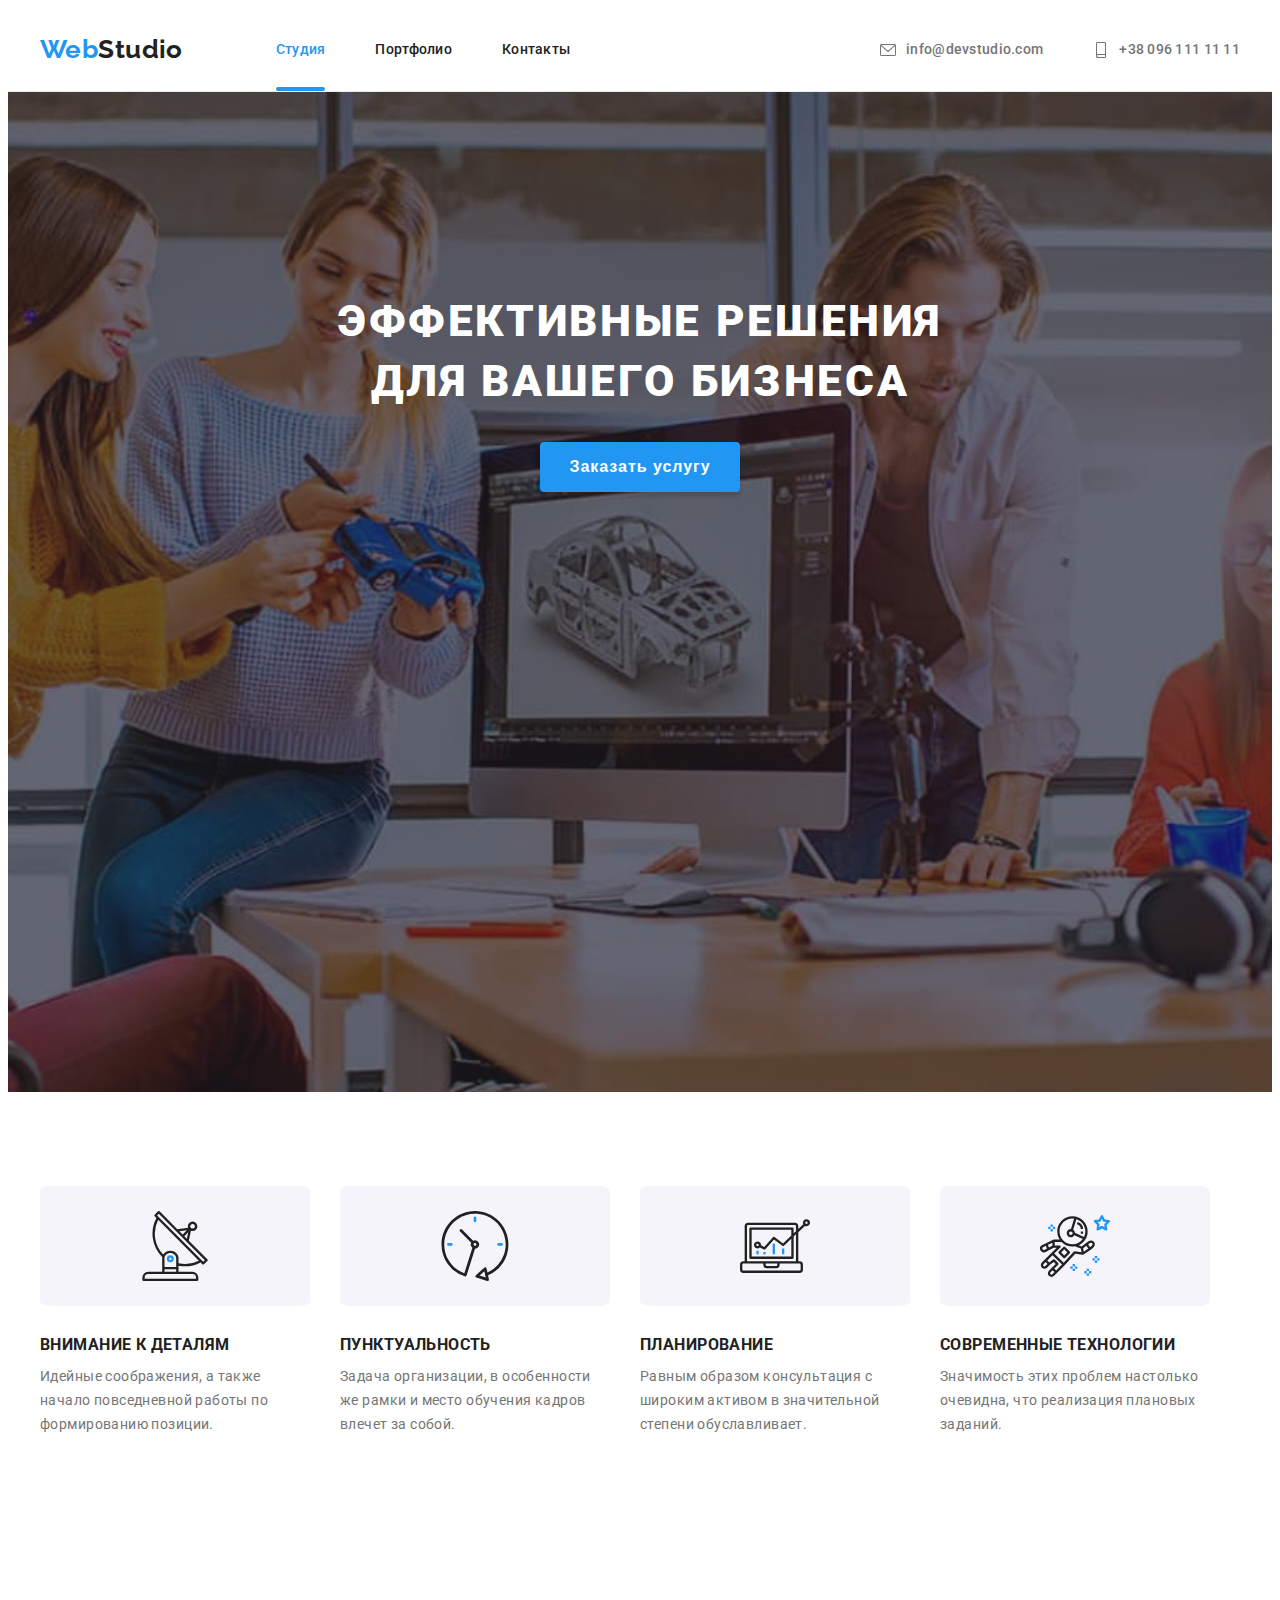
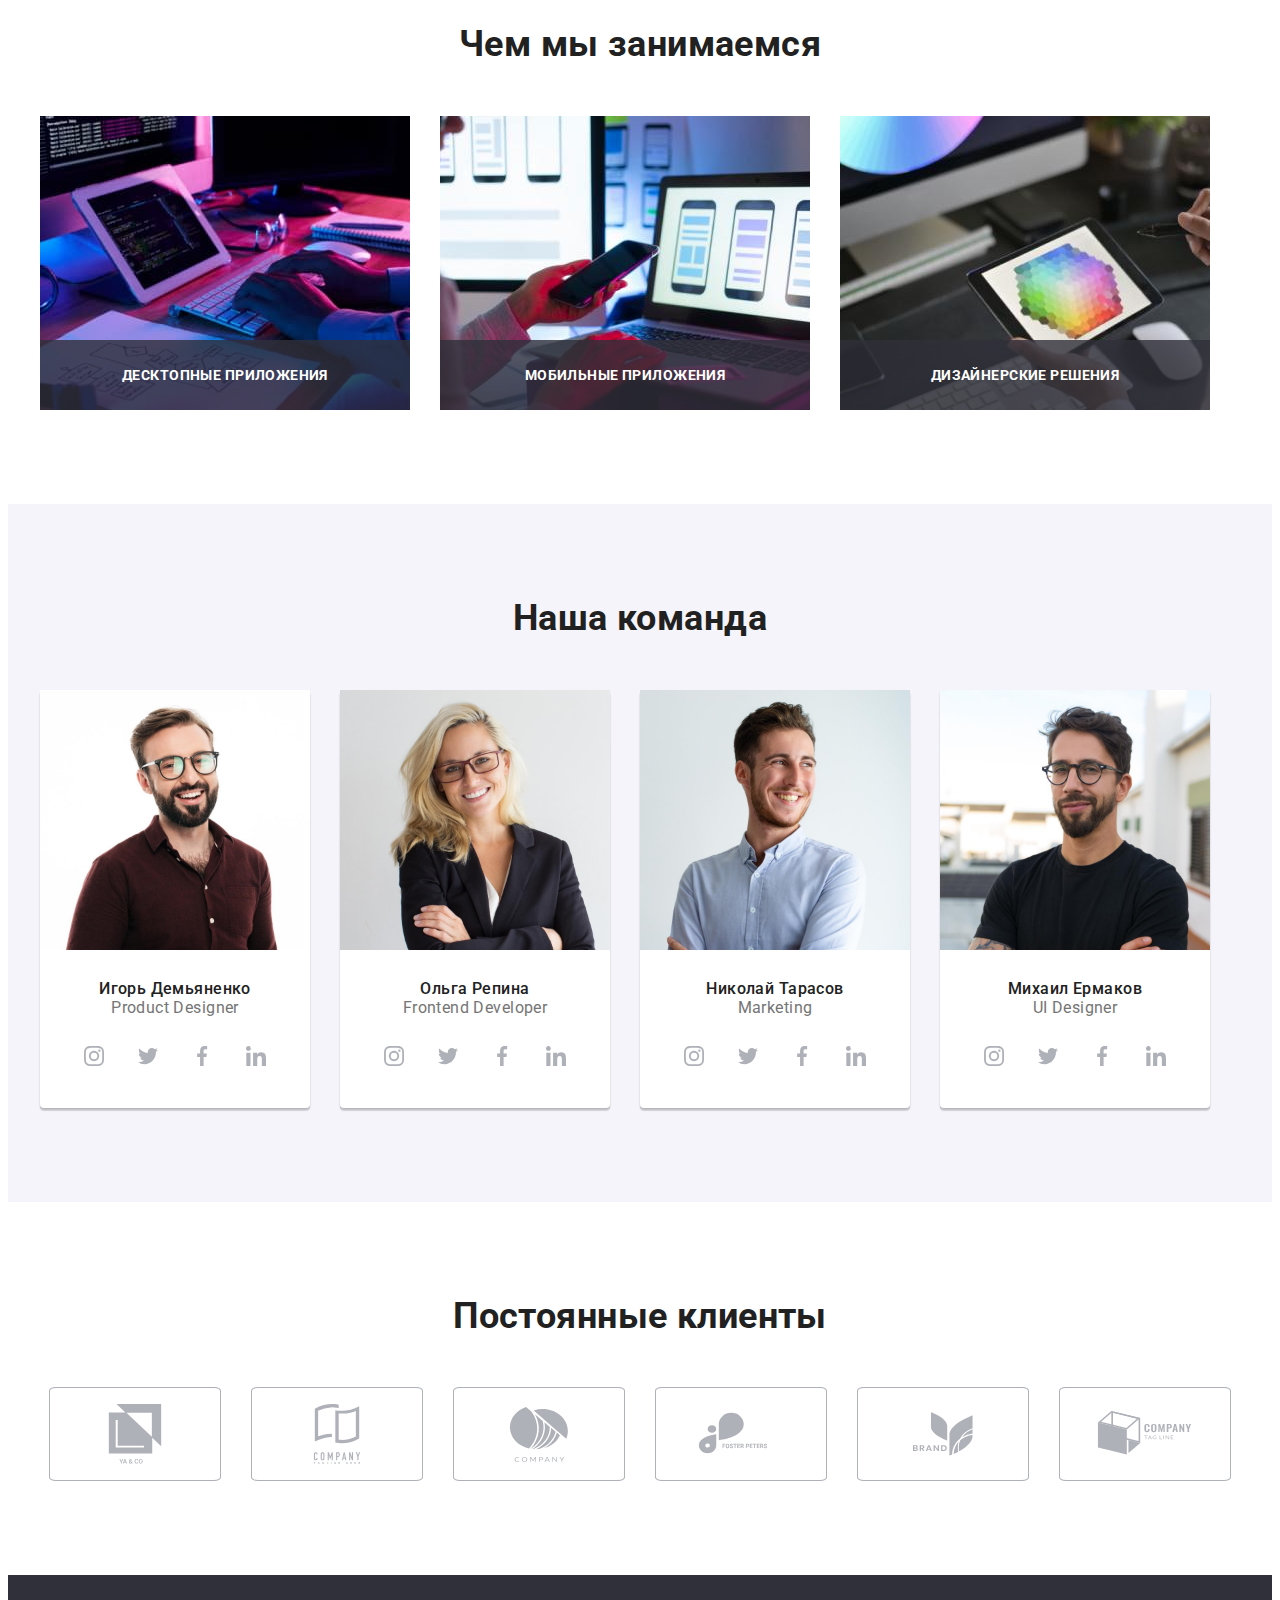
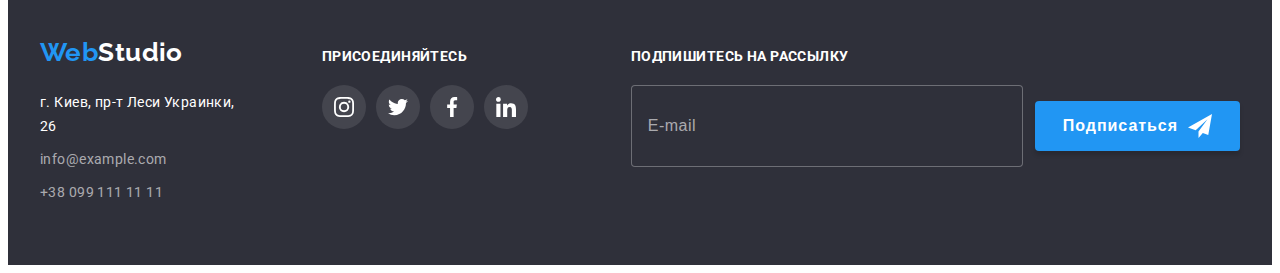
<file: index.html>
<!DOCTYPE html>
<html lang="ru">
<head>
    <meta charset="UTF-8">
    <meta http-equiv="X-UA-Compatible" content="IE=edge">
    <meta name="viewport" content="width=device-width, initial-scale=1.0">
    <link rel="preconnect" href="https://fonts.googleapis.com">
    <link rel="preconnect" href="https://fonts.gstatic.com" crossorigin>
    <link href="https://fonts.googleapis.com/css2?family=Raleway:wght@700&family=Roboto:wght@400;500;700;900&display=swap" rel="stylesheet">
    
    <title>Главная</title> 

    <link rel="stylesheet" href="https://cdnjs.cloudflare.com/ajax/libs/modern-normalize/1.0.0/modern-normalize.min.css"
        integrity="sha512-ISS7cAi1PEhQ8jnbJpJZMd29NlhNj4AWYyLOSp2CE/CsHxTCu+r+t0D2yoJudVrd0/8fTVPUVDzY5Tvli75u/g=="
        crossorigin="anonymous" />
    <link rel="stylesheet" href="./css/main.min.css">   
</head>
<body>
    <header class="header">
        <!--Section navigation-->
        <div class="container__header container">
            <a class="header__logo" 
            href="./index.html">Web<span class="header__logo--dark">Studio</span></a>
            <nav class="navigation">
                <ul class=" navigation__list">
                    <li class="navigation__item">
                        <a  class="navigation__link navigation__link--active"
                            href="./index.html">Студия</a>
                    </li>
                    <li class="navigation__item">
                        <a  class="navigation__link"
                            href="./portfolio.html">Портфолио</a>
                    </li>
                    <li class="navigation__item">
                        <a  class="navigation__link" 
                            href="Контакты">Контакты</a>
                    </li>
                </ul>
            </nav>
            <ul class="contacts">
                <li class="contacts__item">
                    <a  class="contacts__link" 
                        href="mailto:info@devstudio.com">
                        <svg class="contacts__icon" width="16" height="16">
                            <use href="./images/icons.svg#icon-envelope"></use>
                        </svg>info@devstudio.com
                    </a> 
                </li>
                <li class="contacts__item">
                    
                    <a  class="contacts__link" 
                        href="tel:+380961111111"><svg class="contacts__icon" width="16" height="20">
                            <use href="./images/icons.svg#icon-smartphone"></use>
                        </svg>+38 096 111 11 11</a>
                </li>
            </ul>
        </div>
    </header> 
    <main> 
        <!--Section hero-->
        <section class="hero">
            <div class="container">
                <h1 class="hero__heading">
                    ЭФФЕКТИВНЫЕ РЕШЕНИЯ
                    ДЛЯ ВАШЕГО БИЗНЕСА</h1>
                <button class="hero__button--active" type="button" data-modal-open>Заказать услугу</button>
                <div class="backdrop is-hidden" data-modal>
                    <div class="modal" >
                        <form class="form">
                            <p class="form__header">Оставьте свои данные, мы вам перезвоним</p>
                            <label class="form__label">
                                <span class="label__title">Имя</span>
                                <input class="label__input" type="text" name="name" required/>
                                <svg class="label__icon" width="18" height="18">
                                    <use href="./images/icons.svg#icon-person-black"></use>
                                </svg>
                            </label>
                            <label class="form__label">
                                <span class="label__title">Телефон</span>
                                <input class="label__input" type="tel" name="phone_number" required/>
                                <svg class="label__icon" width="18" height="18">
                                    <use href="./images/icons.svg#icon-phone-black"></use>
                                </svg>
                            </label>
                            <label class="form__label">
                                <span class="label__title">Почта</span>
                                <input class="label__input" type="email" name="email" required/>
                                <svg class="label__icon" width="18" height="18">
                                    <use href="./images/icons.svg#icon-email-black"></use>
                                </svg>
                            </label>
                            <label class="form__label">
                                <span class="label__title">Коментарий</span>
                                <textarea class="label__input comment" name="feedback" rows="5" placeholder="Введите текст"></textarea>
                            </label>
                            <label class="form__label label__flag">
                                <input class="flag" type="checkbox" name="Flag"/>
                                <svg class="flag__icon" width="13" height="14">
                                    <use href="./images/icons.svg#icon-check"></use>
                                </svg>
                                <span class="flag__text">Соглашаюсь с рассылкой и принимаю</span>
                                <a class="document__link" href="#">Условия договора</a>
                            </label>
                            <button class="form__button" type="submit">Отправить</button>
                        </form>
                        <button class="button__close--active" data-modal-close>
                            <svg class="close__icon"  width="18" height="18">
                                <use href="./images/icons.svg#close"></use>
                            </svg>  
                        </button>
                    </div>
                </div>
            </div>
        </section>
        <!--Section peculiarities-->
        <section class="section">
            <div class="container">
                <h2 class="visually-hidden">Заголовок</h2>
                <ul class="peculiarities">
                    <li class="peculiarities__item">
                        <div class="peculiarities__thumb">
                            <svg class="peculiarities__icon">
                                <use href="./images/icons.svg#icon-antenna"></use>
                            </svg>
                        </div>
                        <h3 class="peculiarities__title">внимание к деталям</h3>
                        <p class="peculiarities__text">Идейные соображения, а также начало повседневной работы по формированию позиции.</p>
                    </li>
                    <li class="peculiarities__item">
                        <div class="peculiarities__thumb">
                            <svg class="peculiarities__icon">
                                <use href="./images/icons.svg#icon-clock"></use>
                            </svg>
                        </div>
                        <h3 class="peculiarities__title">пунктуальность</h3>
                        <p class="peculiarities__text">
                        Задача организации, в особенности же рамки и место обучения кадров влечет за собой.
                        </p>
                    </li>
                    <li class="peculiarities__item">
                        <div class="peculiarities__thumb">
                            <svg class="peculiarities__icon">
                                <use href="./images/icons.svg#icon-diagram"></use>
                            </svg>
                        </div>
                        <h3 class="peculiarities__title">планирование</h3>
                        <p class="peculiarities__text">
                        Равным образом консультация с широким активом в значительной степени обуславливает.
                        </p>
                    </li>
                    <li class="peculiarities__item">
                        <div class="peculiarities__thumb">
                            <svg class="peculiarities__icon">
                                <use href="./images/icons.svg#icon-astronaut"></use>
                            </svg>
                        </div>
                        <h3 class="peculiarities__title">современные технологии</h3>
                        <p class="peculiarities__text">
                        Значимость этих проблем настолько очевидна, что реализация плановых заданий.
                        </p>
                    </li>
                </ul>
            </div>
        </section>
        <!--Section our job-->
        <section class="section">
            <div class="container">
                <h2 class="section__heading">Чем мы занимаемся</h2>
                <ul class="job">
                    <li class="job__item">
                        <div class="job__thumb">
                            <img src="./images/box.jpg" 
                                alt="human writing on keyboard"
                                width="370" 
                                height="300">
                            <p class="job__animation">Десктопные приложения</p>
                        </div>
                    </li>
                    <li class="job__item">
                        <div class="job__thumb">
                            <img src="./images/box2.jpg" 
                                alt="human looks at phone"
                                width="370" 
                                height="300">
                            <p class="job__animation">Мобильные приложения</p>
                        </div>
                    </li>
                    <li class="job__item">
                        <div class="job__thumb">
                            <img src="./images/box3.jpg"
                                alt="human looks into a tablet" 
                                width="370" 
                                height="300">
                            <p class="job__animation">Дизайнерские решения</p>
                        </div>
                    </li>
                </ul>
            </div>
        </section>
        <!--Section our team-->
        <section class="section section__team">
            <div class="container"> 
                <h2 class="section__heading">Наша команда</h2>
                <ul class="team">
                    <li class="team__item">
                        <img src="./images/Igor.jpg" 
                            alt="Igor" 
                            width="270" 
                            height="260">
                        <div class="team__thumb">
                            <h3 class="team__title">Игорь Демьяненко</h3>
                            <p class="team__text">Product Designer</p>
                            <ul class="socials">
                                <li class="socials__item">
                                    <a class="social__link" href="#">
                                        <svg class="icon" width="20" height="20">
                                            <use href="./images/icons.svg#icon-instagram"></use>
                                        </svg>
                                    </a>
                                </li>
                                <li class="socials__item">
                                    <a class="social__link" href="#">
                                        <svg class="icon" width="20" height="20">
                                            <use href="./images/icons.svg#icon-twitter"></use>
                                        </svg>
                                    </a>
                                </li>
                                <li class="socials__item">
                                    <a class="social__link" href="#">
                                        <svg class="icon" width="20" height="20">
                                            <use href="./images/icons.svg#icon-facebook"></use>
                                        </svg>
                                    </a>
                                </li>
                                <li class="socials__item">
                                    <a class="social__link" href="#">
                                        <svg class="icon" width="20" height="20">
                                            <use href="./images/icons.svg#icon-linkedin"></use>
                                        </svg>
                                    </a>
                                </li>
                            </ul>
                        </div>
                    </li>
                    <li class="team__item">
                        <img src="./images/Olga.jpg" 
                            alt="Olga" width="270" 
                            height="260">
                        <div class="team__thumb">
                            <h3 class="team__title">Ольга Репина</h3>
                            <p class="team__text">Frontend Developer</p>
                            <ul class="socials">
                                <li class="socials__item">
                                    <a class="social__link" href="#">
                                        <svg class="icon" width="20" height="20">
                                            <use href="./images/icons.svg#icon-instagram"></use>
                                        </svg>
                                    </a>
                                </li>
                                <li class="socials__item">
                                    <a class="social__link" href="#">
                                        <svg class="icon" width="20" height="20">
                                            <use href="./images/icons.svg#icon-twitter"></use>
                                        </svg>
                                    </a>
                                </li>
                                <li class="socials__item">
                                    <a class="social__link" href="#">
                                        <svg class="icon" width="20" height="20">
                                            <use href="./images/icons.svg#icon-facebook"></use>
                                        </svg>
                                    </a>
                                </li>
                                <li class="socials__item">
                                    <a class="social__link" href="#">
                                        <svg class="icon" width="20" height="20">
                                            <use href="./images/icons.svg#icon-linkedin"></use>
                                        </svg>
                                    </a>
                                </li>
                            </ul>
                        </div>
                    </li>
                    <li class="team__item">
                        <img src="./images/Nilokay.jpg" 
                            alt="Nikolay" 
                            width="270" 
                            height="260">
                        <div class="team__thumb">
                            <h3 class="team__title">Николай Тарасов</h3>
                            <p class="team__text">Marketing</p>
                            <ul class="socials">
                                <li class="socials__item">
                                    <a class="social__link" href="#">
                                        <svg class="icon" width="20" height="20">
                                            <use href="./images/icons.svg#icon-instagram"></use>
                                        </svg>
                                    </a>
                                </li>
                                <li class="socials__item">
                                    <a class="social__link" href="#">
                                        <svg class="icon" width="20" height="20">
                                            <use href="./images/icons.svg#icon-twitter"></use>
                                        </svg>
                                    </a>
                                </li>
                                <li class="socials__item">
                                    <a class="social__link" href="#">
                                        <svg class="icon" width="20" height="20">
                                            <use href="./images/icons.svg#icon-facebook"></use>
                                        </svg>
                                    </a>
                                </li>
                                <li class="socials__item">
                                    <a class="social__link" href="#">
                                        <svg class="icon" width="20" height="20">
                                            <use href="./images/icons.svg#icon-linkedin"></use>
                                        </svg>
                                    </a>
                                </li>
                            </ul>
                        </div>
                    </li>
                    <li class="team__item">
                        <img src="./images/Mikhail.jpg" 
                            alt="Mikhail" 
                            width="270" 
                            height="260">
                        <div class="team__thumb">                        
                            <h3 class="team__title">Михаил Ермаков</h3>
                            <p class="team__text">UI Designer</p>
                            <ul class="socials">
                                <li class="socials__item">
                                    <a class="social__link" href="#">
                                        <svg class="icon" width="20" height="20">
                                            <use href="./images/icons.svg#icon-instagram"></use>
                                        </svg>
                                    </a>
                                </li>   
                                <li class="socials__item">
                                    <a class="social__link" href="#">
                                        <svg class="icon" width="20" height="20">
                                            <use href="./images/icons.svg#icon-twitter"></use>
                                        </svg>
                                    </a>
                                </li>
                                <li class="socials__item">
                                    <a class="social__link" href="#">
                                        <svg class="icon" width="20" height="20">
                                            <use href="./images/icons.svg#icon-facebook"></use>
                                        </svg>
                                    </a>
                                </li>
                                <li class="socials__item">
                                    <a class="social__link" href="#">
                                        <svg class="icon" width="20" height="20">
                                            <use href="./images/icons.svg#icon-linkedin"></use>
                                        </svg>
                                    </a>
                                </li>
                            </ul>
                        </div>
                    </li>
                </ul>
            </div>
        </section>
        <!--Section our clients-->
        <section class="section">
            <div class="container">
            <h2 class="section__heading">Постоянные клиенты</h2>
            <ul class="clients">
                <li class="clients__item">
                    <a class="clients__link" href="#">
                        <svg class="clients__icon" width="106" height="60">
                            <use href="./images/icons.svg#icon-Logo1"></use>
                        </svg>
                    </a>
                </li>
                <li class="clients__item">
                    <a class="clients__link" href="#">
                        <svg class="clients__icon" width="106" height="60">
                            <use href="./images/icons.svg#icon-Logo2"></use>
                        </svg>
                    </a>
                </li>
                <li class="clients__item">
                    <a class="clients__link" href="#">
                        <svg class="clients__icon" width="106" height="60">
                            <use href="./images/icons.svg#icon-Logo3"></use>
                        </svg>
                    </a>
                </li>
                <li class="clients__item">
                    <a class="clients__link" href="#">
                        <svg class="clients__icon" width="106" height="60">
                            <use href="./images/icons.svg#icon-Logo4"></use>
                        </svg>
                    </a>
                </li>
                <li class="clients__item">
                    <a class="clients__link" href="#">
                        <svg class="clients__icon" width="106" height="60">
                            <use href="./images/icons.svg#icon-Logo5"></use>
                        </svg>
                    </a>
                </li>
                <li class="clients__item">
                    <a class="clients__link" href="#">
                        <svg class="clients__icon" width="106" height="60">
                            <use href="./images/icons.svg#icon-Logo6"></use>
                        </svg>
                    </a>
                </li>
            </ul>
            </div>
        </section>
    </main>
    <footer class="">
        <!--Section contacts-->
        <div class="container container__footer">
            <div>
                <a  class="footer__logo" 
                    href="./index.html">Web<span class="footer__logo--light">Studio</span></a>
                <address class="address">
                    <ul class="footer__contacts">
                        <li class="footer__item__contact">
                            <a  class="footer__address"
                                href="https://goo.gl/maps/y6xnHyguMe7NYzZM8" 
                                target="_blank" rel="noopener nofollow noreferrer">
                                г. Киев, пр-т Леси Украинки, 26</a>
                        </li>
                        <li class="footer__item__contact">
                            <a  class="footer__link"
                                href="mailto:infoclass=">info@example.com</a>
                        </li>
                        <li class="footer__item__contact">
                            <a  class="footer__link"
                                href="tel:+380991111111">+38 099 111 11 11</a>
                        </li>
                    </ul>
                </address>
            </div>
            <div class="footer__social">
                <h3 class="footer__social__heading">присоединяйтесь</h3>
                <ul class="footer__social__list">
                    <li class="footer__social__item">
                        <a class="footer__social__link" href="#">
                            <svg class="footer__icon" width="20" height="20">
                                <use href="./images/icons.svg#icon-instagram"></use>
                            </svg>
                        </a>
                    </li>
                    <li class="footer__social__item">
                        <a class=" footer__social__link" href="#">
                            <svg class="footer__icon" width="20" height="20">
                                <use href="./images/icons.svg#icon-twitter"></use>
                            </svg>
                        </a>
                    </li>
                    <li class="footer__social__item">
                        <a class="footer__social__link" href="#">
                            <svg class="footer__icon" width="20" height="20">
                                <use href="./images/icons.svg#icon-facebook"></use>
                            </svg>
                        </a>
                    </li>
                    <li class="footer__social__item">
                        <a class="animate footer__social__link" href="#">
                            <svg class="footer__icon" width="20" height="20">
                                <use href="./images/icons.svg#icon-linkedin"></use>
                            </svg>
                        </a>
                    </li>
                </ul>
            </div>
            <div class="form__container">
                <p class="form__heading">Подпишитесь на рассылку</p>
                <form class="footer__form">
                    <label>
                        <input class="footer__input" type="email" name="email" placeholder="E-mail" required />
                    </label>
                    <button class="footer__button" type="submit">Подписаться
                        <svg class="button__icon" width="24" height="24">
                            <use href="./images/icons.svg#icon-send"></use>
                        </svg> 
                    </button>
                </form>
            </div>
        </div>
    </footer>
    <script src="./js/modal.js"></script>
</body>
</html>
</file>
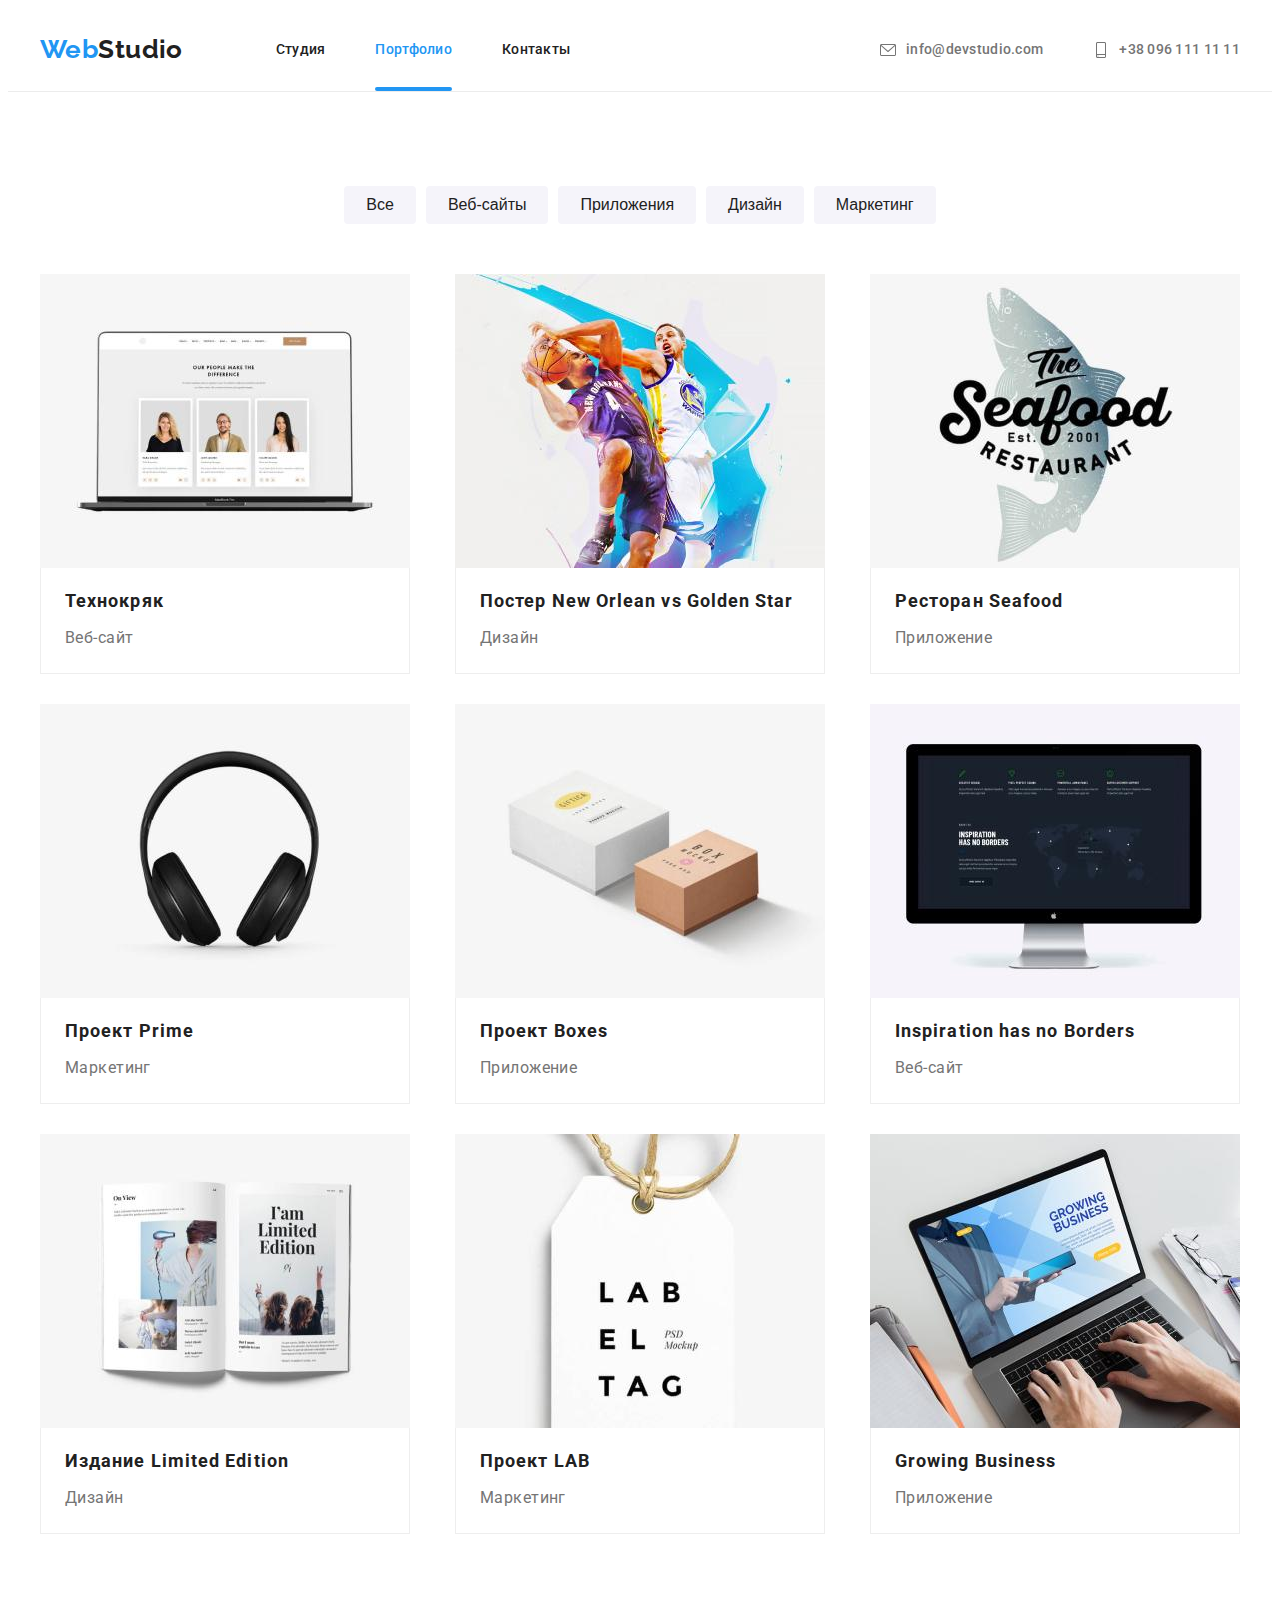
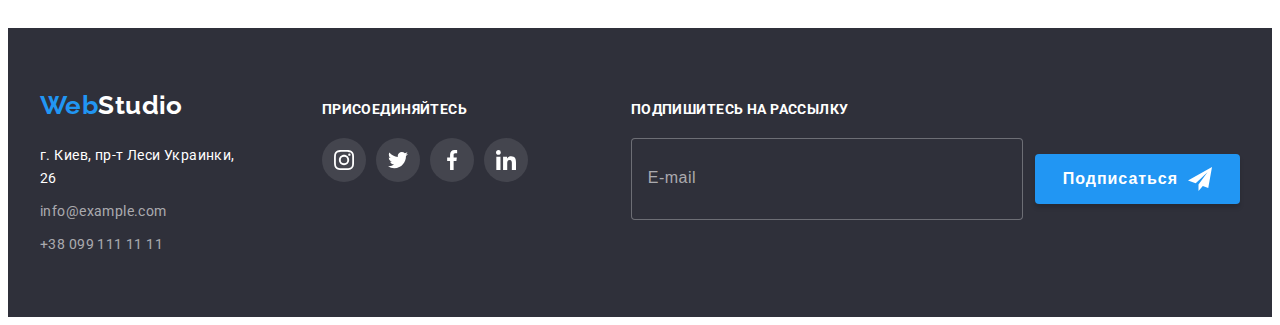
<file: portfolio.html>
<!DOCTYPE html>
<html lang="en">
<head>
    <meta charset="UTF-8">
    <meta http-equiv="X-UA-Compatible" content="IE=edge">
    <meta name="viewport" content="width=device-width, initial-scale=1.0">
    <link rel="preconnect" href="https://fonts.googleapis.com">
    <link rel="preconnect" href="https://fonts.gstatic.com" crossorigin>
    <link href="https://fonts.googleapis.com/css2?family=Raleway:wght@700&family=Roboto:wght@400;500;700;900&display=swap"
        rel="stylesheet">    
    <title>Портфолио</title>
    <link rel="stylesheet" href="https://cdnjs.cloudflare.com/ajax/libs/modern-normalize/1.0.0/modern-normalize.min.css"
        integrity="sha512-ISS7cAi1PEhQ8jnbJpJZMd29NlhNj4AWYyLOSp2CE/CsHxTCu+r+t0D2yoJudVrd0/8fTVPUVDzY5Tvli75u/g=="
        crossorigin="anonymous" />
    <link rel="stylesheet" href="./css/main.min.css">
</head>
<body>
    <header class="header">
        <!--Section navigation-->
        <div class="container__header container">
            <a class="header__logo" href="./index.html">Web<span class="header__logo--dark">Studio</span></a>
            <nav class="navigation">
                <ul class=" navigation__list">
                    <li class="navigation__item">
                        <a class="navigation__link " href="./index.html">Студия</a>
                    </li>
                    <li class="navigation__item">
                        <a class="navigation__link navigation__link--active" href="./portfolio.html">Портфолио</a>
                    </li>
                    <li class="navigation__item">
                        <a class="navigation__link" href="Контакты">Контакты</a>
                    </li>
                </ul>
            </nav>
            <ul class="contacts">
                <li class="contacts__item">
                    <a class="contacts__link" href="mailto:info@devstudio.com">
                        <svg class="contacts__icon" width="16" height="16">
                            <use href="./images/icons.svg#icon-envelope"></use>
                        </svg>info@devstudio.com
                    </a>
                </li>
                <li class="contacts__item">
                    <a class="contacts__link" href="tel:+380961111111"><svg class="contacts__icon" width="16" height="20">
                            <use href="./images/icons.svg#icon-smartphone"></use>
                        </svg>+38 096 111 11 11</a>
                </li>
            </ul>
        </div>
    </header>
    <main class="">
        <!--Section portfolio-->
        <section class="section">
            <div class="container">
                <h1 class="visually-hidden">Портфолио</h1>
                <ul class="buttons">
                    <li class="buttons__item">
                        <button class="button" type="button">Все</button>
                    </li>
                    <li class="buttons__item">
                        <button class="button" type="button">Веб-сайты</button>
                    </li>
                    <li class="buttons__item">
                        <button class="button" type="button">Приложения</button>
                    </li>
                    <li class="buttons__item">
                        <button class="button" type="button">Дизайн</button>
                    </li>
                    <li class="buttons__item">
                        <button class="button" type="button">Маркетинг</button>
                    </li>
                </ul>   
                <ul class="portfolio">
                    <li class="portfolio__item">
                        <a class="portfolio__items__hover" href="#">
                            <div class="portfolio__animation">
                                <img src="./images/portfolio_img_1.jpg" alt="laptop" width="370" height="300">
                                <div class="animation__text">
                                    <p class="animation__paragraph">Технокряк это современная площадка распространения коронавируса. Компании используют эту платформу для цифрового
                                    шпионажа и атак на защищённые сервера конкурентов.</p>
                                </div>
                            </div>
                            <div class="portfolio__thumb">
                            <h2 class="portfolio__titel">Технокряк</h2>
                            <p class="portfolio__text">Веб-сайт</p>
                            </div>
                        </a>
                    </li>
                    <li class="portfolio__item">
                        <a class="portfolio__items__hover" href="#">
                            <div class="portfolio__animation">
                                <img src="./images/portfolio_img_2.jpg" alt="basketball picture" width="370" height="300">
                                <div class="animation__text">
                                    <p class="animation__paragraph">Технокряк это современная площадка распространения коронавируса. Компании используют эту платформу для цифрового
                                    шпионажа и атак на защищённые сервера конкурентов.</p>
                                </div>
                            </div>
                            <div class="portfolio__thumb">
                            <h2 class="portfolio__titel">Постер New Orlean vs Golden Star</h2>
                            <p class="portfolio__text">Дизайн</p>
                            </div>
                        </a>
                    </li>
                    <li class="portfolio__item">
                        <a class="portfolio__items__hover" href="#">
                            <div class="portfolio__animation">
                                <img src="./images/portfolio_img_3.jpg" alt="logo sea food restaurant" width="370" height="300">
                                <div class="animation__text">
                                    <p class="animation__paragraph">Технокряк это современная площадка распространения коронавируса. Компании используют эту платформу для цифрового
                                    шпионажа и атак на защищённые сервера конкурентов.</p>
                                </div>
                            </div>
                            <div class="portfolio__thumb">
                            <h2 class="portfolio__titel">Ресторан Seafood</h2>
                            <p class="portfolio__text">Приложение</p>
                            </div>
                        </a>
                    </li>
                    <li class="portfolio__item">
                        <a class="portfolio__items__hover" href="#">
                            <div class="portfolio__animation">
                                <img src="./images/portfolio_img_4.jpg" alt="headphones" width="370" height="300">
                                <div class="animation__text">
                                    <p class="animation__paragraph">Технокряк это современная площадка распространения коронавируса. Компании используют эту платформу для цифрового
                                    шпионажа и атак на защищённые сервера конкурентов.</p>
                                </div>
                            </div>
                            <div class="portfolio__thumb">
                            <h2 class="portfolio__titel">Проект Prime</h2>
                            <p class="portfolio__text">Маркетинг</p>
                            </div>
                        </a>
                    </li>
                    <li class="portfolio__item">
                        <a class="portfolio__items__hover" href="#">
                            <div class="portfolio__animation">
                                <img src="./images/portfolio_img_5.jpg" alt="white and orange boxes" width="370" height="300">
                                <div class="animation__text">
                                    <p class="animation__paragraph">Технокряк это современная площадка распространения коронавируса. Компании используют эту платформу для цифрового
                                    шпионажа и атак на защищённые сервера конкурентов.</p>
                                </div>
                            </div>
                            <div class="portfolio__thumb">
                            <h2 class="portfolio__titel">Проект Boxes</h2>
                            <p class="portfolio__text">Приложение</p>
                            </div>
                        </a>
                    </li>
                    <li class="portfolio__item">
                        <a class="portfolio__items__hover" href="#">
                            <div class="portfolio__animation">
                                <img src="./images/portfolio_img_6.jpg" alt="monitor whis web-site" width="370" height="300">
                                <div class="animation__text">
                                    <p class="animation__paragraph">Технокряк это современная площадка распространения коронавируса. Компании используют эту платформу для цифрового
                                    шпионажа и атак на защищённые сервера конкурентов.</p>
                                </div>
                            </div>
                            <div class="portfolio__thumb">
                            <h2 class="portfolio__titel">Inspiration has no Borders</h2>
                            <p class="portfolio__text">Веб-сайт</p>
                            </div>
                        </a>
                    </li>
                    <li class="portfolio__item">
                        <a class="portfolio__items__hover" href="#">
                            <div class="portfolio__animation">
                                <img src="./images/portfolio_img_7.jpg" alt="design of a book " width="370" height="300">
                                <div class="animation__text">
                                    <p class="animation__paragraph">Технокряк это современная площадка распространения коронавируса. Компании используют эту платформу для цифрового
                                    шпионажа и атак на защищённые сервера конкурентов.</p>
                                </div>
                            </div>
                            <div class="portfolio__thumb">
                            <h2 class="portfolio__titel">Издание Limited Edition</h2>
                            <p class="portfolio__text">Дизайн</p>
                            </div>
                        </a>
                    </li>
                    <li class="portfolio__item">
                        <a class="portfolio__items__hover" href="#">
                            <div class="portfolio__animation">
                                <img src="./images/portfolio_img_8.jpg" alt="logo LAB" width="370" height="300">
                                <div class="animation__text">
                                    <p class="animation__paragraph">Технокряк это современная площадка распространения коронавируса. Компании используют эту платформу для цифрового
                                    шпионажа и атак на защищённые сервера конкурентов.</p>
                                </div>
                            </div>
                            <div class="portfolio__thumb">
                            <h2 class="portfolio__titel">Проект LAB</h2>
                            <p class="portfolio__text">Маркетинг</p>
                            </div>
                        </a>
                    </li>
                    <li class="portfolio__item">
                        <a class="portfolio__items__hover" href="#">
                            <div class="portfolio__animation">
                                <img src="./images/portfolio_img_9.jpg" alt="human write on a laptop" width="370" height="300"> 
                                <div class="animation__text">
                                    <p class="animation__paragraph">Технокряк это современная площадка распространения коронавируса. Компании используют эту платформу для цифрового
                                    шпионажа и атак на защищённые сервера конкурентов.</p>
                                </div> 
                            </div>
                            <div class="portfolio__thumb">
                            <h2 class="portfolio__titel">Growing Business</h2>
                            <p class="portfolio__text">Приложение</p>
                            </div>
                        </a>
                    </li>
                </ul>
            </div>
        </section>
    </main>
    <footer class="">
        <!--Section contacts-->
        <div class="container container__footer">
            <div>
                <a class="footer__logo" href="./index.html">Web<span class="footer__logo--light">Studio</span></a>
                <address class="address">
                    <ul class="footer__contacts">
                        <li class="footer__item__contact">
                            <a class="footer__address" href="https://goo.gl/maps/y6xnHyguMe7NYzZM8" target="_blank"
                                rel="noopener nofollow noreferrer">
                                г. Киев, пр-т Леси Украинки, 26</a>
                        </li>
                        <li class="footer__item__contact">
                            <a class="footer__link" href="mailto:infoclass=">info@example.com</a>
                        </li>
                        <li class="footer__item__contact">
                            <a class="footer__link" href="tel:+380991111111">+38 099 111 11 11</a>
                        </li>
                    </ul>
                </address>
            </div>
            <div class="footer__social">
                <h3 class="footer__social__heading">присоединяйтесь</h3>
                <ul class="footer__social__list">
                    <li class="footer__social__item">
                        <a class="footer__social__link" href="#">
                            <svg class="footer__icon" width="20" height="20">
                                <use href="./images/icons.svg#icon-instagram"></use>
                            </svg>
                        </a>
                    </li>
                    <li class="footer__social__item">
                        <a class=" footer__social__link" href="#">
                            <svg class="footer__icon" width="20" height="20">
                                <use href="./images/icons.svg#icon-twitter"></use>
                            </svg>
                        </a>
                    </li>
                    <li class="footer__social__item">
                        <a class="footer__social__link" href="#">
                            <svg class="footer__icon" width="20" height="20">
                                <use href="./images/icons.svg#icon-facebook"></use>
                            </svg>
                        </a>
                    </li>
                    <li class="footer__social__item">
                        <a class="animate footer__social__link" href="#">
                            <svg class="footer__icon" width="20" height="20">
                                <use href="./images/icons.svg#icon-linkedin"></use>
                            </svg>
                        </a>
                    </li>
                </ul>
            </div>
            <div class="form__container">
                <p class="form__heading">Подпишитесь на рассылку</p>
                <form class="footer__form">
                    <label>
                        <input class="footer__input" type="email" name="email" placeholder="E-mail" required />
                    </label>
                    <button class="footer__button" type="submit">Подписаться
                        <svg class="button__icon" width="24" height="24">
                            <use href="./images/icons.svg#icon-send"></use>
                        </svg>
                    </button>
                </form>
            </div>
        </div>
    </footer>
</body>
</html>
</file>
<file: css/main.min.css>
body{font-family:Roboto, sans-serif;letter-spacing:0.03em;font-size:14px}h1,h2,h3,p,ul{padding:0;margin:0;list-style:none}h2{font-weight:700;font-size:36px;line-height:1.16;color:#212121}a{text-decoration:none}img{display:block;max-width:100%;height:auto}footer{background-color:#2f303a;padding:60px 0}.container{width:1200px;margin:0 auto;padding:0 15px}.section{padding:94px 0}.visually-hidden{position:absolute;clip:rect(0 0 0 0);width:1px;height:1px;margin:-1px}.section__job{padding-top:0}.section__team{background:#f5f4fa}.header__logo,.header__logo--dark,.footer__logo,.footer__logo--light{font-family:Raleway;font-weight:700;font-size:26px;line-height:1.38;text-decoration:none}.header__logo{padding:24px 0;color:#2196f3}.header__logo--dark{color:#212121}.footer__logo{color:#2196f3}.footer__logo--light{color:#fff}.socials{display:-webkit-box;display:-ms-flexbox;display:flex;-webkit-box-pack:center;-ms-flex-pack:center;justify-content:center;-webkit-box-align:center;-ms-flex-align:center;align-items:center;margin-top:16px}.socials__item{padding:0;border:none;background-color:#fff;-webkit-box-align:center;-ms-flex-align:center;align-items:center}.socials__item:not(:last-child){margin-right:10px}.social__link{display:-webkit-box;display:-ms-flexbox;display:flex;width:44px;height:44px;-webkit-box-align:center;-ms-flex-align:center;align-items:center;-webkit-box-pack:center;-ms-flex-pack:center;justify-content:center;border-radius:50%;-webkit-transition:background-color 250ms cubic-bezier(0.4, 0, 0.2, 1);transition:background-color 250ms cubic-bezier(0.4, 0, 0.2, 1)}.social__link:hover,.social__link:focus{background-color:#2196f3}.icon{fill:#afb1b8;-webkit-transition:fill 250ms cubic-bezier(0.4, 0, 0.2, 1);transition:fill 250ms cubic-bezier(0.4, 0, 0.2, 1)}.social__link:hover .icon,.social__link:focus .icon{fill:#fff}.footer__social{display:block;margin-left:70px}.footer__social__heading{font-weight:700;font-size:14px;line-height:1.14;text-transform:uppercase;color:#fff}.footer__social__list{display:-webkit-box;display:-ms-flexbox;display:flex;-webkit-box-align:center;-ms-flex-align:center;align-items:center;-webkit-box-pack:center;-ms-flex-pack:center;justify-content:center;margin-top:20px;position:relative}.footer__social__item{padding:0;-webkit-box-align:center;-ms-flex-align:center;align-items:center;border-radius:50%;background:rgba(255,255,255,0.1)}.footer__social__item:not(last-child){margin-right:10px}.footer__social__link{display:-webkit-box;display:-ms-flexbox;display:flex;width:44px;height:44px;-webkit-box-align:center;-ms-flex-align:center;align-items:center;-webkit-box-pack:center;-ms-flex-pack:center;justify-content:center;border-radius:50%;-webkit-transition:background 250ms cubic-bezier(0.4, 0, 0.2, 1);transition:background 250ms cubic-bezier(0.4, 0, 0.2, 1)}.footer__social__link:focus,.footer__social__link:hover{background:#2196f3}.footer__icon{fill:#fff}.hero__button--active{text-align:center;margin:0 auto;margin-top:30px;padding:10px 29px;display:block;-webkit-box-shadow:0px 4px 4px rgba(0,0,0,0.15);box-shadow:0px 4px 4px rgba(0,0,0,0.15)}.form__button{padding:4px 55px;text-align:center;display:block;margin:0 auto}.footer__button{-webkit-box-shadow:0px 4px 4px rgba(0,0,0,0.15);box-shadow:0px 4px 4px rgba(0,0,0,0.15);padding:10px 28px;margin-left:12px;display:-webkit-box;display:-ms-flexbox;display:flex}.button__icon{margin-left:10px;fill:#fff}.hero__button--active,.form__button,.footer__button{cursor:pointer;font-weight:700;font-size:16px;line-height:1.87;letter-spacing:0.06em;min-width:200px;height:50px;-webkit-box-align:center;-ms-flex-align:center;align-items:center;border-radius:4px;border:none;background-color:#2196f3;color:#fff}.button__close--active{position:absolute;width:30px;height:30px;border-width:1px;border-radius:50%;border-color:rgba(0,0,0,0.1);background-color:#fff;margin:0;top:8px;right:8px;cursor:pointer;display:-webkit-box;display:-ms-flexbox;display:flex;-webkit-box-pack:center;-ms-flex-pack:center;justify-content:center;-webkit-box-align:center;-ms-flex-align:center;align-items:center}.buttons{display:-webkit-box;display:-ms-flexbox;display:flex;-webkit-box-pack:center;-ms-flex-pack:center;justify-content:center}.buttons__item:not(:last-child){margin-right:10px}.button{font-weight:500;font-size:16px;line-height:1.62;text-align:center;border:none;margin:0;border-radius:4px;padding:6px 22px;cursor:pointer;color:#212121;background:#f5f4fa;-webkit-transition:color 250ms cubic-bezier(0.4, 0, 0.2, 1),background-color 250ms cubic-bezier(0.4, 0, 0.2, 1),-webkit-box-shadow 250ms cubic-bezier(0.4, 0, 0.2, 1);transition:color 250ms cubic-bezier(0.4, 0, 0.2, 1),background-color 250ms cubic-bezier(0.4, 0, 0.2, 1),-webkit-box-shadow 250ms cubic-bezier(0.4, 0, 0.2, 1);transition:color 250ms cubic-bezier(0.4, 0, 0.2, 1),background-color 250ms cubic-bezier(0.4, 0, 0.2, 1),box-shadow 250ms cubic-bezier(0.4, 0, 0.2, 1);transition:color 250ms cubic-bezier(0.4, 0, 0.2, 1),background-color 250ms cubic-bezier(0.4, 0, 0.2, 1),box-shadow 250ms cubic-bezier(0.4, 0, 0.2, 1),-webkit-box-shadow 250ms cubic-bezier(0.4, 0, 0.2, 1)}.button:hover,.button:focus{background-color:#2196f3;color:#fff;-webkit-box-shadow:0px 3px 1px rgba(0,0,0,0.1),0px 1px 2px rgba(0,0,0,0.08),0px 2px 2px rgba(0,0,0,0.12);box-shadow:0px 3px 1px rgba(0,0,0,0.1),0px 1px 2px rgba(0,0,0,0.08),0px 2px 2px rgba(0,0,0,0.12)}.backdrop{top:0;left:0;width:100%;height:100%;background:rgba(0,0,0,0.2);position:fixed;-webkit-transition:250ms cubic-bezier(0.4, 0, 0.2, 1);transition:250ms cubic-bezier(0.4, 0, 0.2, 1)}.is-hidden{visibility:hidden;opacity:0;pointer-events:none}.modal{position:absolute;width:528px;background:#fff;border-radius:4px;top:50%;left:50%;-webkit-box-shadow:0px 1px 3px rgba(0,0,0,0.12),0px 1px 1px rgba(0,0,0,0.14),0px 2px 1px rgba(0,0,0,0.2);box-shadow:0px 1px 3px rgba(0,0,0,0.12),0px 1px 1px rgba(0,0,0,0.14),0px 2px 1px rgba(0,0,0,0.2);-webkit-transform:translate(-50%, -50%) scale(1);transform:translate(-50%, -50%) scale(1);-webkit-transition:-webkit-transform 250ms cubic-bezier(0.4, 0, 0.2, 1);transition:-webkit-transform 250ms cubic-bezier(0.4, 0, 0.2, 1);transition:transform 250ms cubic-bezier(0.4, 0, 0.2, 1);transition:transform 250ms cubic-bezier(0.4, 0, 0.2, 1), -webkit-transform 250ms cubic-bezier(0.4, 0, 0.2, 1);padding:40px}.modal-open{overflow:hidden}.is-hidden .modal{-webkit-transform:translate(-50%, -50%) scale(1.5);transform:translate(-50%, -50%) scale(1.5)}.form{width:100%}.button__close--active:hover .close__icon{fill:#2196f3}.form__header{font-weight:bold;font-size:20px;line-height:23px;text-align:center;color:#212121;margin-bottom:12px}.form__label{display:block;-ms-flex-wrap:wrap;flex-wrap:wrap;width:100%;position:relative}.form__label:nth-child(-n+4){margin-bottom:10px}.form__label:nth-child(5){margin-bottom:20px}.form__label:nth-child(6){margin-bottom:30px}.label__title{display:block;padding-bottom:4px;color:#757575;font-size:12px;line-height:1.16;letter-spacing:0.01em}.label__input{border:1px solid rgba(33,33,33,0.2);width:100%;height:40px;border-radius:4px;padding-left:42px;cursor:pointer;-webkit-transition:border 250ms cubic-bezier(0.4, 0, 0.2, 1);transition:border 250ms cubic-bezier(0.4, 0, 0.2, 1)}.form__label:focus-within .label__input{outline:none;border:1px solid #2196f3}.label__icon{position:absolute;bottom:11px;left:12px;-webkit-transition:fill 250ms cubic-bezier(0.4, 0, 0.2, 1);transition:fill 250ms cubic-bezier(0.4, 0, 0.2, 1)}.form__label:focus-within .label__icon{outline:none;fill:#2196f3}.comment{display:block;height:120px;width:100%;border:1px solid rgba(33,33,33,0.2);border-radius:4px;padding:12px 16px;resize:none}.comment::-webkit-input-placeholder{font-size:14px;line-height:16px;letter-spacing:0.01em;color:rgba(117,117,117,0.5)}.comment:-ms-input-placeholder{font-size:14px;line-height:16px;letter-spacing:0.01em;color:rgba(117,117,117,0.5)}.comment::-ms-input-placeholder{font-size:14px;line-height:16px;letter-spacing:0.01em;color:rgba(117,117,117,0.5)}.comment::placeholder{font-size:14px;line-height:16px;letter-spacing:0.01em;color:rgba(117,117,117,0.5)}.label__flag{cursor:pointer;display:-webkit-box;display:-ms-flexbox;display:flex;-webkit-box-align:center;-ms-flex-align:center;align-items:center;margin-bottom:30px}.flag__text{font-size:14px;line-height:1.71;letter-spacing:0.03em;color:#757575;margin-left:7px}.document__link{text-decoration:underline;font-size:14px;line-height:1.71;letter-spacing:0.03em;color:#2196f3;margin-left:4px}.flag__icon{margin-bottom:4px;border:2px solid #000;fill:#fff;border-radius:1px;-webkit-transition:border-color 250ms cubic-bezier(0.4, 0, 0.2, 1);transition:border-color 250ms cubic-bezier(0.4, 0, 0.2, 1)}.flag:checked ~ .flag__icon{border:none;background-color:#2196f3}.flag:focus ~ .flag__icon{border-color:#2196f3}.flag{-webkit-appearance:none;-moz-appearance:none;position:absolute}.header{border-bottom-width:1px;border-bottom-style:solid;border-bottom-color:#ececec}.container__header{display:-webkit-box;display:-ms-flexbox;display:flex;-webkit-box-align:center;-ms-flex-align:center;align-items:center;height:83px}.navigation{margin-left:93px;height:100%}.navigation__list{display:-webkit-box;display:-ms-flexbox;display:flex;height:100%}.navigation__item{display:-webkit-box;display:-ms-flexbox;display:flex;-webkit-box-align:center;-ms-flex-align:center;align-items:center;-webkit-box-pack:center;-ms-flex-pack:center;justify-content:center;position:relative}.navigation__item:not(:last-child){margin-right:50px}.navigation__link{height:100%;display:-webkit-box;display:-ms-flexbox;display:flex;-webkit-box-align:center;-ms-flex-align:center;align-items:center;position:relative;font-weight:500;line-height:1.14;letter-spacing:0.02em;text-decoration:none;-webkit-transition:color 250ms cubic-bezier(0.4, 0, 0.2, 1);transition:color 250ms cubic-bezier(0.4, 0, 0.2, 1);color:#212121}.navigation__link--active,.navigation__link:focus,.navigation__link:hover{color:#2196f3}.navigation__link--active::after{content:"";position:absolute;height:4px;border-radius:2px;width:100%;bottom:0;left:0;background:#2196f3}.contacts{display:-webkit-box;display:-ms-flexbox;display:flex;-webkit-box-align:center;-ms-flex-align:center;align-items:center;margin-left:auto}.contacts__link{display:-webkit-box;display:-ms-flexbox;display:flex;-webkit-box-align:center;-ms-flex-align:center;align-items:center;font-weight:500;line-height:1.14;letter-spacing:0.02em;text-decoration:none;-webkit-transition:color 250ms cubic-bezier(0.4, 0, 0.2, 1);transition:color 250ms cubic-bezier(0.4, 0, 0.2, 1);color:#757575}.contacts__link:hover,.contacts__link:focus{color:#2196f3}.contacts__item{padding:0}.contacts__item:not(:last-child){margin-right:50px}.contacts__icon{margin-right:10px;fill:#757575}.contacts__link:hover .contacts__icon,.contacts__link:focus .contacts__icon{fill:#2196f3}.hero{background-color:#c4c4c4;padding:200px 0;position:relative;max-width:1600px;height:600px;margin-left:auto;margin-right:auto;background-image:-webkit-gradient(linear, right top, left top, from(rgba(47,48,58,0.4)), to(rgba(47,48,58,0.4))),url(../images/hero-baner.jpg);background-image:linear-gradient(to left, rgba(47,48,58,0.4), rgba(47,48,58,0.4)),url(../images/hero-baner.jpg);background-repeat:no-repeat;background-position:center;background-size:cover}.hero__heading{font-weight:900;font-size:44px;line-height:1.36;letter-spacing:0.06em;text-transform:uppercase;width:696px;margin:0 auto;text-align:center;color:#fff}.peculiarities{display:-webkit-box;display:-ms-flexbox;display:flex}.peculiarities__item:not(:last-child){margin-right:30px}.peculiarities__thumb{height:120px;margin-bottom:30px;border-radius:4%;display:-webkit-box;display:-ms-flexbox;display:flex;-webkit-box-pack:center;-ms-flex-pack:center;justify-content:center;-webkit-box-align:center;-ms-flex-align:center;align-items:center;background-color:#f5f4fa}.peculiarities__icon{width:70px;height:70px}.peculiarities__title{font-weight:700;line-height:1.14;text-transform:uppercase;color:#212121;-webkit-box-sizing:content-box;box-sizing:content-box;margin-bottom:10px}.peculiarities__text{line-height:1.71;max-width:270px;color:#757575}.section__heading{font-weight:700;font-size:36px;line-height:1.16;margin:0;text-align:center}.job{margin-top:50px;display:-webkit-box;display:-ms-flexbox;display:flex}.job__item:not(:last-child){margin-right:30px}.job__thumb{position:relative}.job__animation{display:-webkit-box;display:-ms-flexbox;display:flex;font-weight:700;line-height:1.14px;-webkit-box-align:center;-ms-flex-align:center;align-items:center;-webkit-box-pack:center;-ms-flex-pack:center;justify-content:center;text-transform:uppercase;position:absolute;bottom:0;left:0;right:0;height:70px;color:#fff;background:rgba(47,48,58,0.8)}.section__heading{font-weight:700;font-size:36px;line-height:1.16;margin:0;text-align:center}.team{display:-webkit-box;display:-ms-flexbox;display:flex;-ms-flex-wrap:wrap;flex-wrap:wrap;margin-top:50px}.team__item{background-color:#fff;border-radius:4px;-webkit-box-shadow:0px 3px 1px rgba(0,0,0,0.1),0px 1px 2px rgba(0,0,0,0.08),0px 2px 2px rgba(0,0,0,0.12);box-shadow:0px 3px 1px rgba(0,0,0,0.1),0px 1px 2px rgba(0,0,0,0.08),0px 2px 2px rgba(0,0,0,0.12);text-align:center}.team__item:not(:last-child){margin-right:30px}.team__thumb{padding:30px 0}.team__title{font-weight:500;font-size:16px;line-height:1.18;color:#212121}.team__text{font-weight:400;font-size:16px;line-height:1.18;color:#757575}.section__heading{font-weight:700;font-size:36px;line-height:1.16;margin:0;text-align:center}.clients{display:-webkit-box;display:-ms-flexbox;display:flex;-webkit-box-pack:center;-ms-flex-pack:center;justify-content:center;-webkit-box-align:center;-ms-flex-align:center;align-items:center;margin-top:50px}.clients__item{padding:0;border-radius:4%;-webkit-box-align:center;-ms-flex-align:center;align-items:center}.clients__item:not(:last-child){margin-right:30px}.clients__link{display:-webkit-box;display:-ms-flexbox;display:flex;width:170px;height:92px;-webkit-box-align:center;-ms-flex-align:center;align-items:center;-webkit-box-pack:center;-ms-flex-pack:center;justify-content:center;border:1px solid #afb1b8;border-radius:4%;-webkit-transition:border-color 250ms cubic-bezier(0.4, 0, 0.2, 1);transition:border-color 250ms cubic-bezier(0.4, 0, 0.2, 1)}.clients__link:focus,.clients__link:hover{border-color:#2196f3}.clients__icon{fill:#afb1b8;-webkit-transition:fill 250ms cubic-bezier(0.4, 0, 0.2, 1);transition:fill 250ms cubic-bezier(0.4, 0, 0.2, 1)}.clients__link:hover .clients__icon,.clients__link:focus .clients__icon{fill:#2196f3}.container__footer{display:-webkit-box;display:-ms-flexbox;display:flex;-webkit-box-align:baseline;-ms-flex-align:baseline;align-items:baseline}.address{font-style:normal;font-weight:400;line-height:1.71;text-decoration:none;margin-top:20px}.footer__contacts{display:block;-webkit-box-align:center;-ms-flex-align:center;align-items:center}.footer__item__contact:not(:last-child){margin-bottom:9px}.footer__address{color:#fff;-webkit-transition:color 250ms cubic-bezier(0.4, 0, 0.2, 1);transition:color 250ms cubic-bezier(0.4, 0, 0.2, 1)}.footer__address:hover,.footer__address:focus{color:#2196f3}.footer__link{font-weight:400;line-height:1.71;color:rgba(255,255,255,0.6);-webkit-transition:color 250ms cubic-bezier(0.4, 0, 0.2, 1);transition:color 250ms cubic-bezier(0.4, 0, 0.2, 1)}.footer__link:hover,.footer__link:focus{color:#2196f3}.form__container{margin-left:93px}.form__heading{font-weight:700;font-size:14px;line-height:1.14;text-transform:uppercase;color:#fff;margin-bottom:20px}.footer__form{display:-webkit-box;display:-ms-flexbox;display:flex;-webkit-box-align:center;-ms-flex-align:center;align-items:center}.footer__input{width:358px;height:50px;border-radius:4px;border:1px solid rgba(255,255,255,0.3);background-color:#2f303a;padding:15px 16px}.footer__input::-webkit-input-placeholder{font-weight:400;font-size:16px;line-height:1.25;letter-spacing:0.03em;color:rgba(255,255,255,0.6)}.footer__input:-ms-input-placeholder{font-weight:400;font-size:16px;line-height:1.25;letter-spacing:0.03em;color:rgba(255,255,255,0.6)}.footer__input::-ms-input-placeholder{font-weight:400;font-size:16px;line-height:1.25;letter-spacing:0.03em;color:rgba(255,255,255,0.6)}.footer__input::placeholder{font-weight:400;font-size:16px;line-height:1.25;letter-spacing:0.03em;color:rgba(255,255,255,0.6)}.portfolio{margin-top:50px;display:-webkit-box;display:-ms-flexbox;display:flex;-ms-flex-wrap:wrap;flex-wrap:wrap;-webkit-box-align:center;-ms-flex-align:center;align-items:center;-webkit-box-pack:justify;-ms-flex-pack:justify;justify-content:space-between}.portfolio__item:nth-child(-n+6){margin-bottom:30px}.portfolio__items__hover{display:block}.portfolio__items__hover:hover,.portfolio__items__hover:focus{-webkit-box-shadow:0px 1px 1px rgba(0,0,0,0.12),0px 4px 4px rgba(0,0,0,0.06),1px 4px 6px rgba(0,0,0,0.16);box-shadow:0px 1px 1px rgba(0,0,0,0.12),0px 4px 4px rgba(0,0,0,0.06),1px 4px 6px rgba(0,0,0,0.16)}.portfolio__animation{position:relative;overflow:hidden;display:block}.animation__text{position:absolute;bottom:0;display:-webkit-box;display:-ms-flexbox;display:flex;-ms-flex-wrap:wrap;flex-wrap:wrap;-webkit-box-align:center;-ms-flex-align:center;align-items:center;-webkit-box-pack:center;-ms-flex-pack:center;justify-content:center;-webkit-transform:translateY(100%);transform:translateY(100%);-webkit-transition:-webkit-transform 250ms cubic-bezier(0.4, 0, 0.2, 1);transition:-webkit-transform 250ms cubic-bezier(0.4, 0, 0.2, 1);transition:transform 250ms cubic-bezier(0.4, 0, 0.2, 1);transition:transform 250ms cubic-bezier(0.4, 0, 0.2, 1), -webkit-transform 250ms cubic-bezier(0.4, 0, 0.2, 1);width:100%;height:100%;padding:63px 24px;background-color:rgba(33,150,243,0.9)}.portfolio__items__hover:hover .animation__text,.portfolio__items__hover:focus .animation__text{-webkit-transform:translateY(0%);transform:translateY(0%)}.animation__paragraph{font-weight:normal;font-size:18px;line-height:1.56;color:#fff}.portfolio__thumb{margin-top:-5px;padding:20px 24px;border-right:1px solid #eeeeee;border-bottom:1px solid #eeeeee;border-left:1px solid #eeeeee;background:#fff}.portfolio__titel{font-weight:700;font-size:18px;line-height:2;margin-bottom:4px;letter-spacing:0.06em}.portfolio__text{font-weight:400;font-size:16px;line-height:1.87;color:#757575}
/*# sourceMappingURL=main.min.css.map */
</file>
